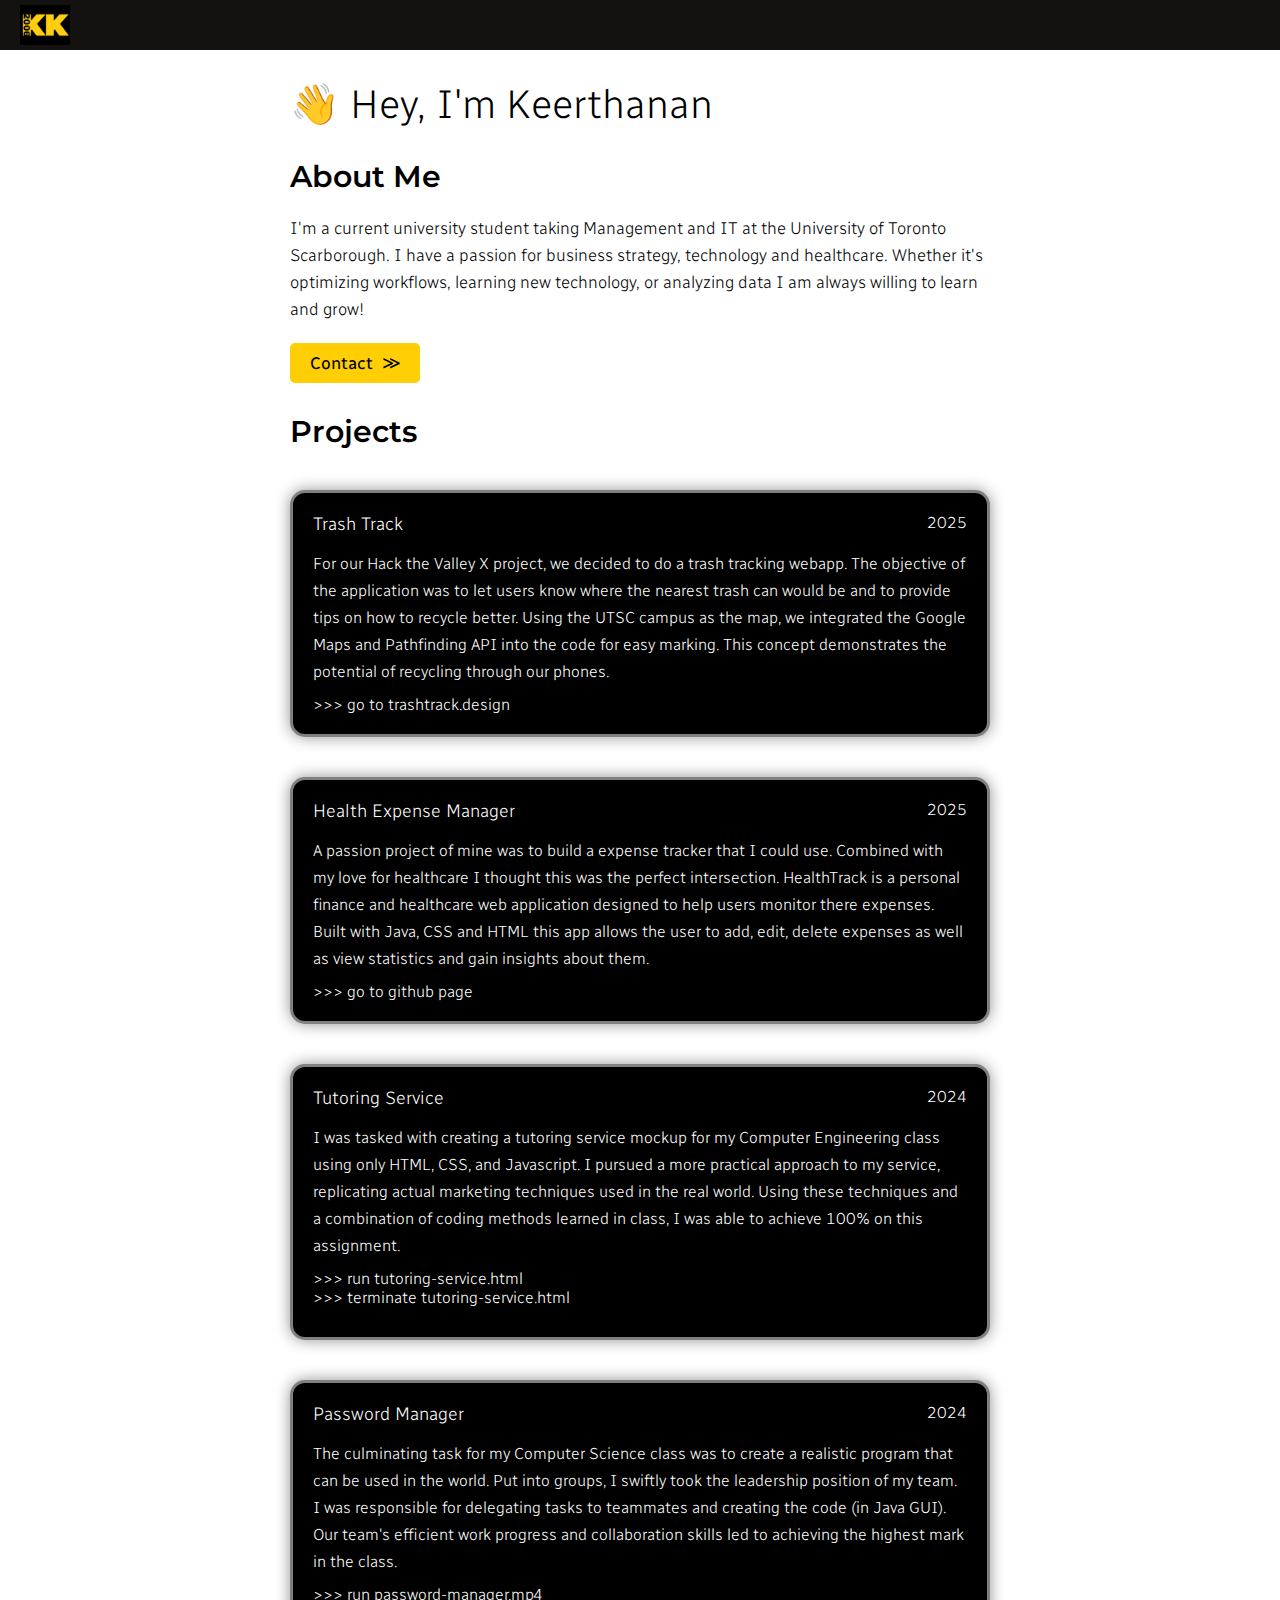
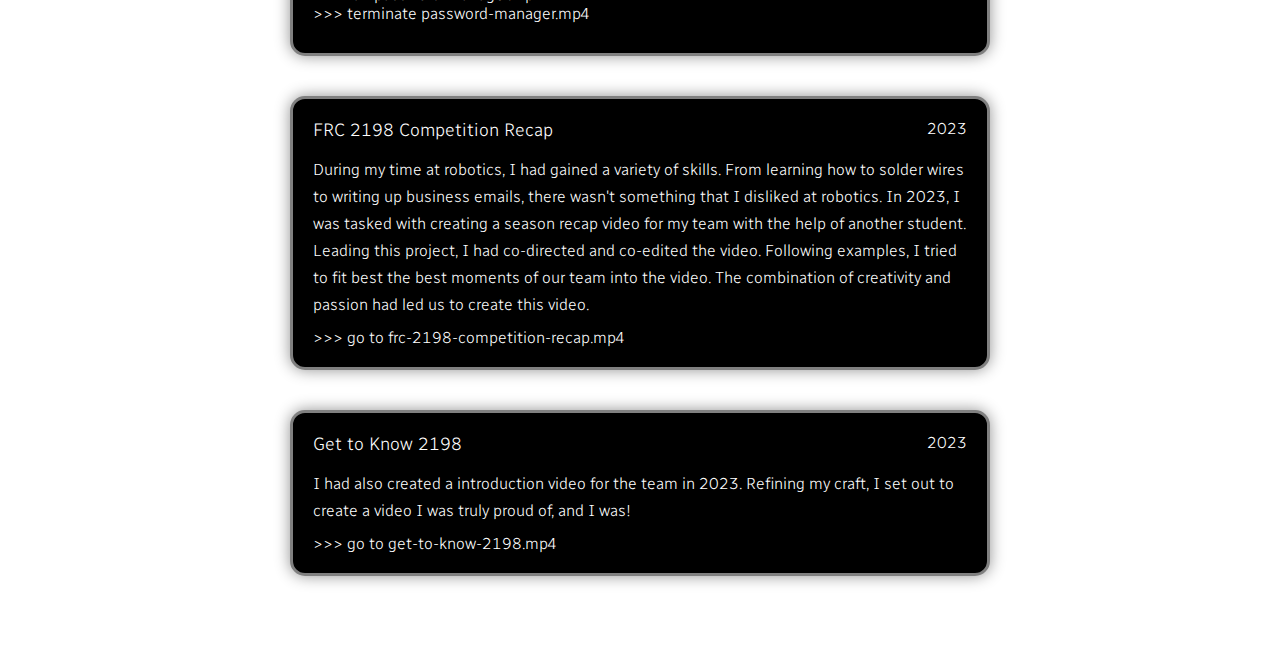
<file: index.html>
<!DOCTYPE html>
<!-- Keerthanana Kantharuban -->
<html>

    <head>
        <title> Keerthanan Kantharuban </title>
        <link rel = "icon" type = "image/x-icon" href = "profile-icon/kk-favicon.ico">

        <link rel="preconnect" href="https://fonts.googleapis.com">
        <link rel="preconnect" href="https://fonts.gstatic.com" crossorigin>
        <link href="https://fonts.googleapis.com/css2?family=Montserrat:ital,wght@0,100..900;1,100..900&family=Radio+Canada:ital,wght@0,300..700;1,300..700&display=swap" rel="stylesheet">

        <link rel = "stylesheet" href = "styles/header.css">
        <link rel = "stylesheet" href = "styles/main.css">
        <link rel = "stylesheet" href = "styles/general.css">
        

    </head>
    
    <body>

        <header class = "header">
            <div class = "left-section">
                <img class = "profile-icon" src = "profile-icon/KK-Profile.png">
            </div>


        </header>
        
        <main> 
            <div class = "main-grid">
                <div class = "intro-section"> 
                    <p> &#128075;  Hey, I'm  <span id = "name" class = "sound-name"> Keerthanan</span> </p>
                </div>

                <div class = "description-section">
                    <h1 class = "header-title"> About Me </h1>
                    <p class = "description-text">I'm a current university student taking Management and IT at the University of Toronto Scarborough. I have a passion for business strategy, technology and healthcare. Whether it's optimizing workflows, learning new technology, or analyzing data I am always willing to learn and grow!</p>
                </div>

                <div class = "contact-section">
                    <button id = "contactButton" class = "contact-button"> Contact <span id = "contactArrow" class = "contact-arrow">&Gt;</span></button>

                    <div id = "hiddenContactOptions" class = "hidden-contacts"> 
                        <button id = "emailButton" class = "email-button"> 
                            <div class = "email-section"> 
                                <img class = "email-icon" src = "icons/mail-icon.svg"> 
                                <span class = "email-button-text"> Email </span>
                                <div id = "emailCopied" class = "email-copied-text"> Copied! </div>
                            </div>
                        </button>

                        <button id = "linkedinButton" class = "socialmedia-button"> 
                            <a href = "https://www.linkedin.com/in/kkanthar/" target = "_blank"> 
                                <img class = "ln-icon" src = "icons/InBug-Black.png">
                            </a>
                        </button>

                        <button id = "githubButton" class = "socialmedia-button"> 
                            <a href = "https://github.com/kkanthar/" target = "_blank"> 
                                <img class = "github-icon" src = "icons/github-mark.svg">
                            </a>
                        </button>
                    </div>

                </div>

                <div class = "project-section">
                    
                    <h1 class = "header-title"> Projects </h1>
                    <div class = "project-outline">
                        <div class = "project-details">
                            <p class = "project-title">Trash Track</p>
                            <p class = "project-date"> 2025 </p>
                        </div>

                        <div class = "project-description">
                            <p> For our Hack the Valley X project, we decided to do a trash tracking webapp. The objective of the application was to let users know where the nearest trash can would be and to provide tips on how to recycle better. Using the UTSC campus as the map, we integrated the Google Maps and Pathfinding API into the code for easy marking. This concept demonstrates the potential of recycling through our phones.</p>
                        </div>

                        <div id = "runProject-expenseManager" class = "run-project">
                        <a class = "go-to-project" href = "https://trashtrack.design/" target= "_blank"> <p class = "go-to-project">&#62;&#62;&#62; go to trashtrack.design </a>
                        </div>

                    </div>
                    <div class = "project-outline">
                        <div class = "project-details">
                            <p class = "project-title">Health Expense Manager</p>
                            <p class = "project-date"> 2025 </p>
                        </div>

                        <div class = "project-description">
                            <p> A passion project of mine was to build a expense tracker that I could use. Combined with my love for healthcare I thought this was the perfect intersection. HealthTrack is a personal finance and healthcare web application designed to help users monitor there expenses. Built with Java, CSS and HTML this app allows the user to add, edit, delete expenses as well as view statistics and gain insights about them. </p>
                        </div>

                        <div id = "runProject-expenseManager" class = "run-project">
                        <a class = "go-to-project" href = "https://kkanthar.github.io/Health-Expense-Tracker/" target= "_blank"> <p class = "go-to-project">&#62;&#62;&#62; go to github page </a>
                        </div>

                    </div>

                    <div class = "project-outline">
                        <div class = "project-details">
                            <p class = "project-title">Tutoring Service</p>
                            <p class = "project-date"> 2024 </p>
                        </div>

                        <div class = "project-description">
                            <p> I was tasked with creating a tutoring service mockup for my Computer Engineering class using only HTML, CSS, and Javascript. I pursued a more practical approach to my service, replicating actual marketing techniques used in the real world. Using these  techniques and a combination of coding methods learned in class, I was able to achieve 100% on this assignment. </p>
                        </div>

                        <div id = "runProject-tutorService" class = "run-project">
                            <p>&#62;&#62;&#62; run tutoring-service.html</p>
                        </div>

                        <div id = "terminateProject-tutorService" class = "close-project">
                            <p>&#62;&#62;&#62; terminate tutoring-service.html</p>
                        </div>
                        <iframe src = "past-work/tutoring-service.html" width="100%" height = "1100" id = "tutoringServiceProgram" class = "tutoring-service" title = "tutoring-service"> </iframe>

                    </div>

                    <div class = "project-outline">
                        <div class = "project-details">
                            <p class = "project-title">Password Manager</p>
                            <p class = "project-date"> 2024 </p>
                        </div>

                        <div class = "project-description">
                            <p>The culminating task for my Computer Science class was to create a realistic program that can be used in the world. Put into groups, I swiftly took the leadership position of my team. I was responsible for delegating tasks to teammates and creating the code (in Java GUI). Our team's efficient work progress and collaboration skills led to achieving the highest mark in the class.</p>
                        </div>

                        <div id = "runProject-passwordManager" class = "run-project">
                            <p>&#62;&#62;&#62; run password-manager.mp4</p>
                        </div>

                        <div id = "terminateProject-passwordManager" class = "close-project">
                            <p>&#62;&#62;&#62; terminate password-manager.mp4</p>
                        </div>

                    <iframe class = "password-manager" id = "passwordManagerProgram" src="https://drive.google.com/file/d/1RWwiz4-VXyZTNb7R4Z1lLiAvAAF_rycf/preview" width="640" height="480" allow="autoplay" allowfullscreen></iframe>

                    </div>
                    
                    <div class = "project-outline">
                        <div class = "project-details">
                            <p class = "project-title">FRC 2198 Competition Recap</p>
                            <p class = "project-date"> 2023 </p>
                        </div>

                        <div class = "project-description">
                            <p>During my time at robotics, I had gained a variety of skills. From learning how to solder wires to writing up business emails, there wasn't something that I disliked at robotics. In 2023, I was tasked with creating a season recap video for my team with the help of another student. Leading this project, I had co-directed and co-edited the video. Following examples, I tried to fit best the best moments of our team into the video. The combination of creativity and passion had led us to create this video.</p>
                        </div>

                        <div id = "runProject-getToKnow2198" class = "run-project">
                            <a class = "go-to-project" href = "https://www.youtube.com/watch?v=I5tSwbZjKyk" target= "_blank"> <p class = "go-to-project">&#62;&#62;&#62; go to frc-2198-competition-recap.mp4 </a>
                        </div>


                    </div>

                    <div class = "project-outline">
                        <div class = "project-details">
                            <p class = "project-title">Get to Know 2198</p>
                            <p class = "project-date"> 2023 </p>
                        </div>

                        <div class = "project-description">
                            <p>I had also created a introduction video for the team in 2023. Refining my craft, I set out to create a video I was truly proud of, and I was!</p>
                        </div>

                        <div id = "runProject-getToKnow2198" class = "run-project">
                            <a class = "go-to-project" href = "https://www.youtube.com/watch?v=VzTyqJX4xFg" target= "_blank"> <p class = "go-to-project">&#62;&#62;&#62; go to get-to-know-2198.mp4 </a>
                        </div>


                    </div>





                </div>
            </div>
        </main>




    <script src = "scripts/buttonHandler.js"> </script> 
    <script src = "scripts/programHandler.js"></script>
    <script src = "scripts/namePlayer.js"></script>
    <script src = "scripts/variableNameHandler.js"> </script>
</body>

</html>
</file>
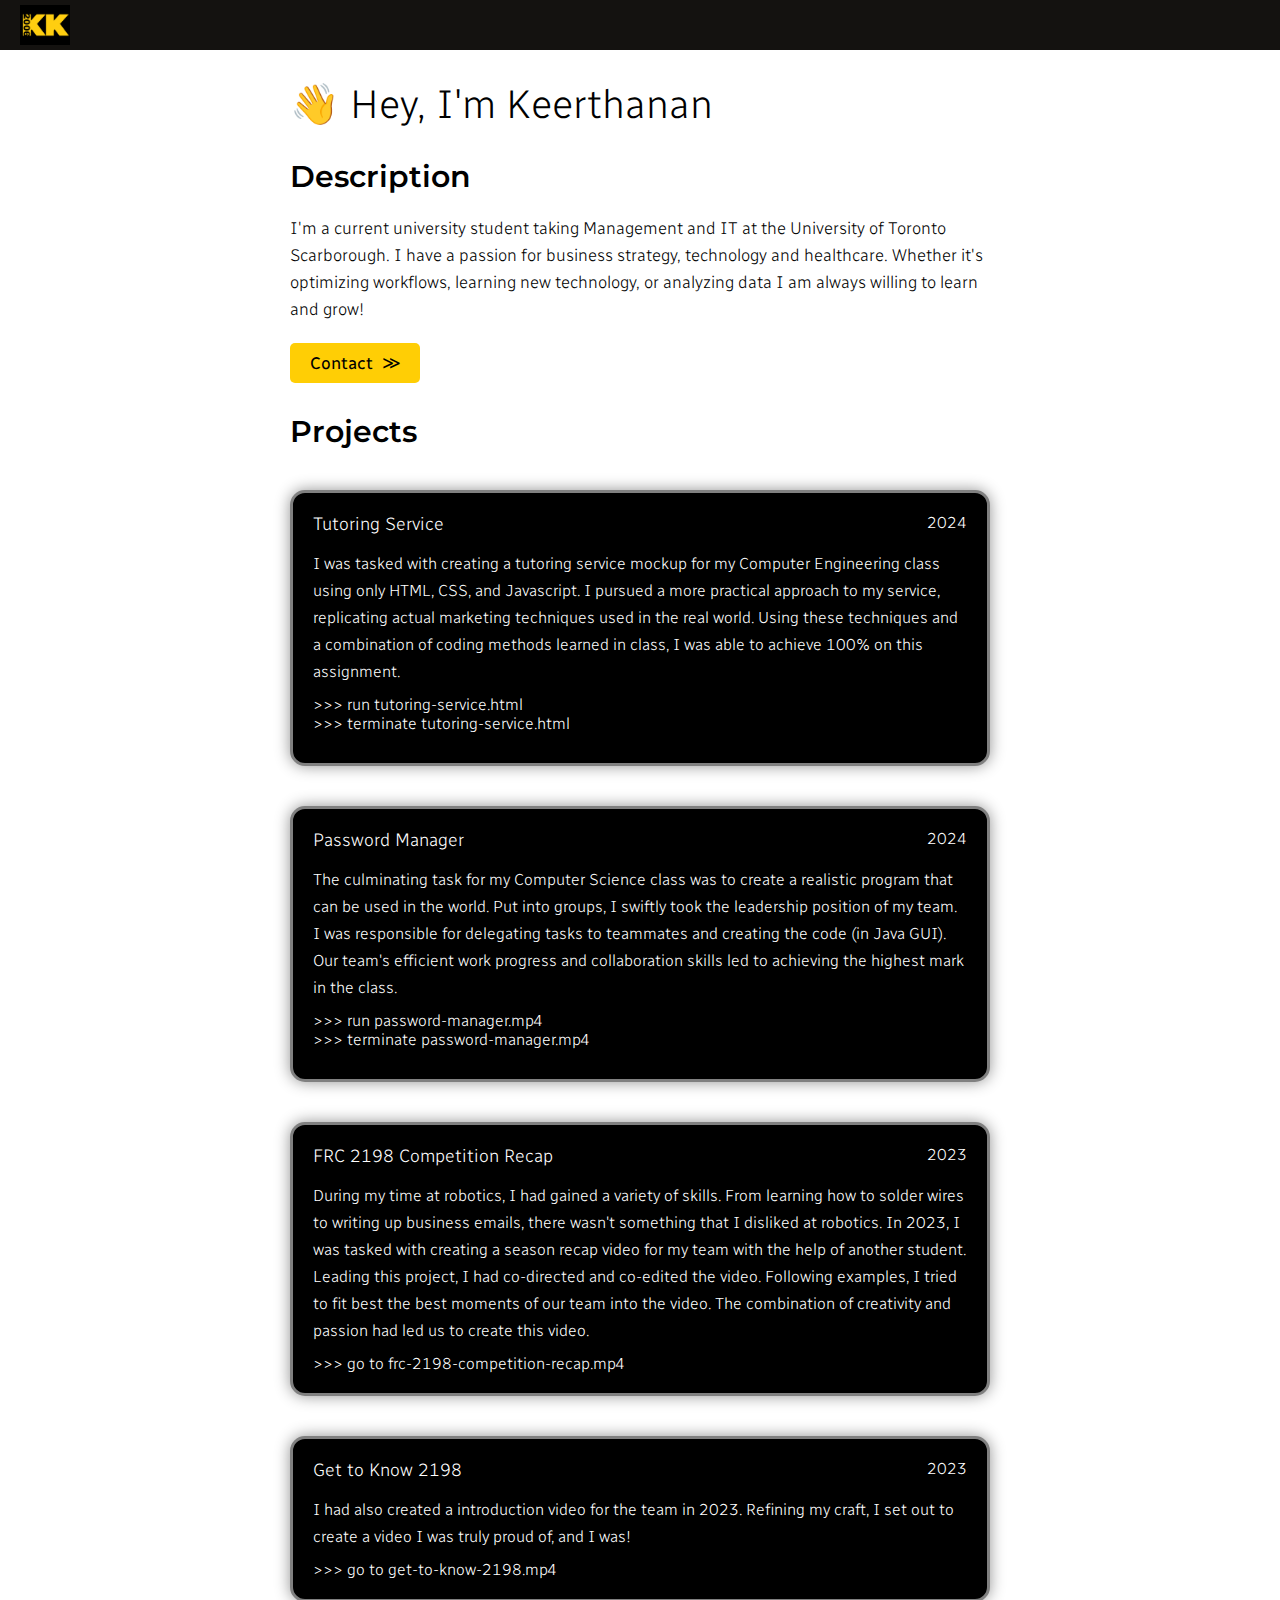
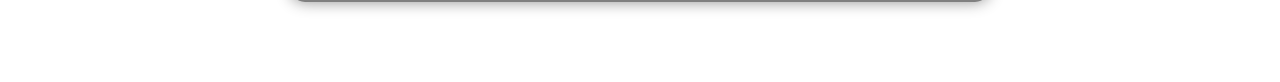
<file: portfolio.html>
<!DOCTYPE html>
<!-- Keerthanana Kantharuban -->
<html>

    <head>
        <title> Keerthanan Kantharuban </title>
        <link rel = "icon" type = "image/x-icon" href = "profile-icon/kk-favicon.ico">

        <link rel="preconnect" href="https://fonts.googleapis.com">
        <link rel="preconnect" href="https://fonts.gstatic.com" crossorigin>
        <link href="https://fonts.googleapis.com/css2?family=Montserrat:ital,wght@0,100..900;1,100..900&family=Radio+Canada:ital,wght@0,300..700;1,300..700&display=swap" rel="stylesheet">

        <link rel = "stylesheet" href = "styles/header.css">
        <link rel = "stylesheet" href = "styles/main.css">
        <link rel = "stylesheet" href = "styles/general.css">
        

    </head>
    
    <body>

        <header class = "header">
            <div class = "left-section">
                <img class = "profile-icon" src = "profile-icon/KK-Profile.png">
            </div>


        </header>
        
        <main> 
            <div class = "main-grid">
                <div class = "intro-section"> 
                    <p> &#128075;  Hey, I'm  <span id = "name" class = "sound-name"> Keerthanan</span> </p>
                </div>

                <div class = "description-section">
                    <h1 class = "header-title"> Description </h1>
                    <p class = "description-text">I'm a current university student taking Management and IT at the University of Toronto Scarborough. I have a passion for business strategy, technology and healthcare. Whether it's optimizing workflows, learning new technology, or analyzing data I am always willing to learn and grow!</p>
                </div>

                <div class = "contact-section">
                    <button id = "contactButton" class = "contact-button"> Contact <span id = "contactArrow" class = "contact-arrow">&Gt;</span></button>

                    <div id = "hiddenContactOptions" class = "hidden-contacts"> 
                        <button id = "emailButton" class = "email-button"> 
                            <div class = "email-section"> 
                                <img class = "email-icon" src = "icons/mail-icon.svg"> 
                                <span class = "email-button-text"> Email </span>
                                <div id = "emailCopied" class = "email-copied-text"> Copied! </div>
                            </div>
                        </button>

                        <button id = "linkedinButton" class = "linkedin-button"> 
                            <a href = "https://www.linkedin.com/in/kkanthar/" target = "_blank"> 
                                <img class = "ln-icon" src = "icons/InBug-Black.png">
                            </a>
                        </button>
                    </div>

                </div>

                <div class = "project-section">
                    
                    <h1 class = "header-title"> Projects </h1>

                    <div class = "project-outline">
                        <div class = "project-details">
                            <p class = "project-title">Tutoring Service</p>
                            <p class = "project-date"> 2024 </p>
                        </div>

                        <div class = "project-description">
                            <p> I was tasked with creating a tutoring service mockup for my Computer Engineering class using only HTML, CSS, and Javascript. I pursued a more practical approach to my service, replicating actual marketing techniques used in the real world. Using these  techniques and a combination of coding methods learned in class, I was able to achieve 100% on this assignment. </p>
                        </div>

                        <div id = "runProject-tutorService" class = "run-project">
                            <p>&#62;&#62;&#62; run tutoring-service.html</p>
                        </div>

                        <div id = "terminateProject-tutorService" class = "close-project">
                            <p>&#62;&#62;&#62; terminate tutoring-service.html</p>
                        </div>
                        <iframe src = "past-work/tutoring-service.html" id = "tutoringServiceProgram" class = "tutoring-service" title = "testing"> </iframe>

                    </div>

                    <div class = "project-outline">
                        <div class = "project-details">
                            <p class = "project-title">Password Manager</p>
                            <p class = "project-date"> 2024 </p>
                        </div>

                        <div class = "project-description">
                            <p>The culminating task for my Computer Science class was to create a realistic program that can be used in the world. Put into groups, I swiftly took the leadership position of my team. I was responsible for delegating tasks to teammates and creating the code (in Java GUI). Our team's efficient work progress and collaboration skills led to achieving the highest mark in the class.</p>
                        </div>

                        <div id = "runProject-passwordManager" class = "run-project">
                            <p>&#62;&#62;&#62; run password-manager.mp4</p>
                        </div>

                        <div id = "terminateProject-passwordManager" class = "close-project">
                            <p>&#62;&#62;&#62; terminate password-manager.mp4</p>
                        </div>

                    <iframe class = "password-manager" id = "passwordManagerProgram" src="https://drive.google.com/file/d/1RWwiz4-VXyZTNb7R4Z1lLiAvAAF_rycf/preview" width="640" height="480" allow="autoplay" allowfullscreen></iframe>

                    </div>
                    
                    <div class = "project-outline">
                        <div class = "project-details">
                            <p class = "project-title">FRC 2198 Competition Recap</p>
                            <p class = "project-date"> 2023 </p>
                        </div>

                        <div class = "project-description">
                            <p>During my time at robotics, I had gained a variety of skills. From learning how to solder wires to writing up business emails, there wasn't something that I disliked at robotics. In 2023, I was tasked with creating a season recap video for my team with the help of another student. Leading this project, I had co-directed and co-edited the video. Following examples, I tried to fit best the best moments of our team into the video. The combination of creativity and passion had led us to create this video.</p>
                        </div>

                        <div id = "runProject-getToKnow2198" class = "run-project">
                            <a class = "go-to-project" href = "https://www.youtube.com/watch?v=I5tSwbZjKyk" target= "_blank"> <p class = "go-to-project">&#62;&#62;&#62; go to frc-2198-competition-recap.mp4 </a>
                        </div>


                    </div>

                    <div class = "project-outline">
                        <div class = "project-details">
                            <p class = "project-title">Get to Know 2198</p>
                            <p class = "project-date"> 2023 </p>
                        </div>

                        <div class = "project-description">
                            <p>I had also created a introduction video for the team in 2023. Refining my craft, I set out to create a video I was truly proud of, and I was!</p>
                        </div>

                        <div id = "runProject-getToKnow2198" class = "run-project">
                            <a class = "go-to-project" href = "https://www.youtube.com/watch?v=VzTyqJX4xFg" target= "_blank"> <p class = "go-to-project">&#62;&#62;&#62; go to get-to-know-2198.mp4 </a>
                        </div>


                    </div>





                </div>
            </div>
        </main>




    <script src = "scripts/buttonHandler.js"> </script> 
    <script src = "scripts/programHandler.js"></script>
    <script src = "scripts/namePlayer.js"></script>
    <script src = "scripts/variableNameHandler.js"> </script>
</body>

</html>
</file>
<file: styles/header.css>
.header{
    position: fixed;
    display: flex;
    background-color: rgb(20, 18, 16);
    color: white;
    top: 0;
    left: 0;
    right: 0;
    height: 50px;
    justify-content: space-between;
    align-items: center;
    z-index: 200;
}

.left-section{
    display: flex;
    align-items: center;
}

.right-section{
    
    margin: 0px 20px 0px 20px;

}

.profile-icon{
    width: 50px;
    height: 40px;
    object-fit: cover;
    margin: 0px 20px 0px 20px;
}
</file>
<file: styles/main.css>
.main-grid{
    display: flex;
    flex-direction: column;
    max-width: 700px;
    margin: 0 auto;
    padding: 80px 20px;

}


.intro-section{
    font-size: 40px;
    margin-bottom: 30px;
    font-weight: 300;
    
}

.sound-name{
    cursor: pointer;
    position: relative;
    font-variation-settings: 'wght' 300;
}

@media(pointer: none), (pointer:coarse){ 
    .sound-name::after{
        content: '';
        position: absolute;
        height: 3px;
        left: 0;
        right: 0;
        bottom: 0;
        width: 100%;
        background-color: rgb(255, 206, 5);
        transition: width 0.5s;
    }

    .sound-name:hover::after{
        width: 0%;
    }


}


.header-title{
    font-size: 30px;
    margin-bottom: 20px;
}

.description-text{
    line-height: 27px;
    font-size: 17px;
    
}

.contact-section{
    margin-top: 20px;
    margin-bottom: 30px;
    display: flex;
    justify-content: space-between;
    align-items: center;
}



.contact-button{
    font-family: Radio Canada, Arial;
    background-color: rgb(255, 206, 5);
    color: black;
    border: none;
    padding: 10px 20px;
    border-radius: 5px;
    font-size: 17px;
    cursor: pointer;
    transition: background-color 0.15s, color 0.15s;

}

.contact-button:hover{
    background-color: black;
    color: rgb(255, 206, 5);

}

.contact-button:active{
    background-color: rgb(63, 63, 63);
}

.contact-arrow {
    display: inline-block;
    margin-left: 5px;
    transform: scale(105%);
    transition: transform 0.15s ease-in-out;
    animation: shakeArrow 2s infinite 7s;

}

.contact-arrow.turn{
    transform: rotate(180deg);
    animation: none;

    
}

@keyframes shakeArrow {
    50% {
        transform: translateX(0.75vw);

    }

    100% {
        transform: translateX(0vw);
    }

}

.hidden-contacts{
    display: flex;
    
    transition: opacity 0.15s ease-in-out;
    opacity: 0;

    gap: 15px;
    align-items: center;
}

.hidden-contacts.show {
    visibility: visible;
    opacity: 1;
    animation: springBounce 0.8s forwards;

}

.hidden-contacts.hide{
    animation: springBounceOut 0.6s forwards;
    overflow: hidden;
}



@keyframes springBounce {
    0% {
        transform: scale(0.1);
        transform: translateX(-26vw);
        opacity: 0;
        pointer-events: none;
    }

    50% {
        transform: scale(1);
        transform: translateX(2vw);
        opacity: 1;
    }

    100%{
        transform: translateX(0);
    }

}


@keyframes springBounceOut {
    0% {
        transform: translateX(0);
        opacity: 1;

    }



    100%{
        transform: scale(0.1);
        opacity: 0%;
        visibility: hidden;
        transform: translateX(-26vw);
        pointer-events: none;
    }

} 

.email-button{
    
    padding: 10px 20px;
    font-size: 17px;
    border-radius: 5px;
    border: none;
    cursor: pointer;

}
.email-section{
    position: relative;
    display: flex;
    align-items: center;
    gap: 10px;

}

.email-icon{
    width: 20px;
}

.email-button-text{
    transition: transform 0.35s ease-in-out;
}


.email-button:hover{
    border: solid;
    border-color: black;
    border-width: 1px;
    padding: 9px 19px;

}

.email-button:active .email-button-text{
    transform: scale(0.85);
}

.email-copied-text{
    position: absolute; 
    bottom: -40px;
    left: 10px;
    opacity: 0;
    transition: opacity 0.15s ease-in-out;
    pointer-events: none;
}

.email-copied-text.show{
    opacity: 1;
}

.socialmedia-button{
    border: none;
    background-color: transparent;
    cursor: pointer;
    margin: 0;
    padding: 0;
    
}

.ln-icon{
    width: 30px;
}

.github-icon{
    width: 30px;
}





.project-outline{
    margin-top: 40px;
    background-color: black;
    height: 100%;
    box-shadow: 0px 0px 15px rgba(0, 0, 0, 0.431);
    padding: 20px;
    border-radius: 15px;
    position: relative;
    border: solid;
    border-color: gray;
    border-width: 3px;
    transition-delay: 0.15s;
    transition: transform 0.15s;
    color: white;
    overflow: scroll;

    
}



.project-outline:hover{
    transform: scale(125%);
    z-index: 100;
    transition: transform 0.15s ease-in-out;
    transition-delay: 0.5s;
}

@media (max-width: 900px){
    .project-outline:hover{
        transform: scale(110%);
        
    }
}

.project-outline .project-details{
    display: flex;
    justify-content: space-between;
    margin: 0;
}

.project-outline .project-title{
    font-size: 18px;
    margin: 0;

}

.project-outline .project-description{
    margin-top: 15px;
    line-height: 27px;
}

.project-outline .run-project{
    margin-top: 10px;
    cursor: pointer;
}

.run-project:hover{
    text-decoration: underline;
    color: green;
}

.project-outline .close-project{
    cursor: pointer;
    margin-bottom: 10px;

}

.close-project:hover{
    text-decoration: underline;
    color: red;
}

.go-to-project{
    font-family: Radio Canada, Arial;
    color: white;
    text-decoration: none;
}

.go-to-project:visited{ 
    color: white;
}

.go-to-project:hover{
    text-decoration: underline;
}


.tutoring-service{
    display: none;
    visibility: hidden;

    opacity: 0;

    z-index: 100;
    zoom: 0.6;

}

.tutoring-service.show{
    position: none;
    display: block;
    opacity: 1;
    visibility:visible;
}

.password-manager{
    opacity: 0;
    visibility: hidden;
    display: none;
    

}
.password-manager.show{
    display: block;
    z-index: 100;
    opacity: 1;
    visibility: visible;
}
</file>
<file: styles/general.css>
body {
    margin: 0;
    padding: 0;
    white-space: wrap;
}

p { 
    margin: 0;
    font-family: Radio Canada, Arial;
    font-weight: 300;

}

a {
    font-family: Rubik, Arial;
}

h1{
    margin: 0;
    font-weight: 600;
    font-family: Montserrat, sans-serif;
}

@supports (font-variation-settings: "wght" 450){
    p {
        font-family: "Radio Canada";
        font-weight: 300;
    }

}
</file>
